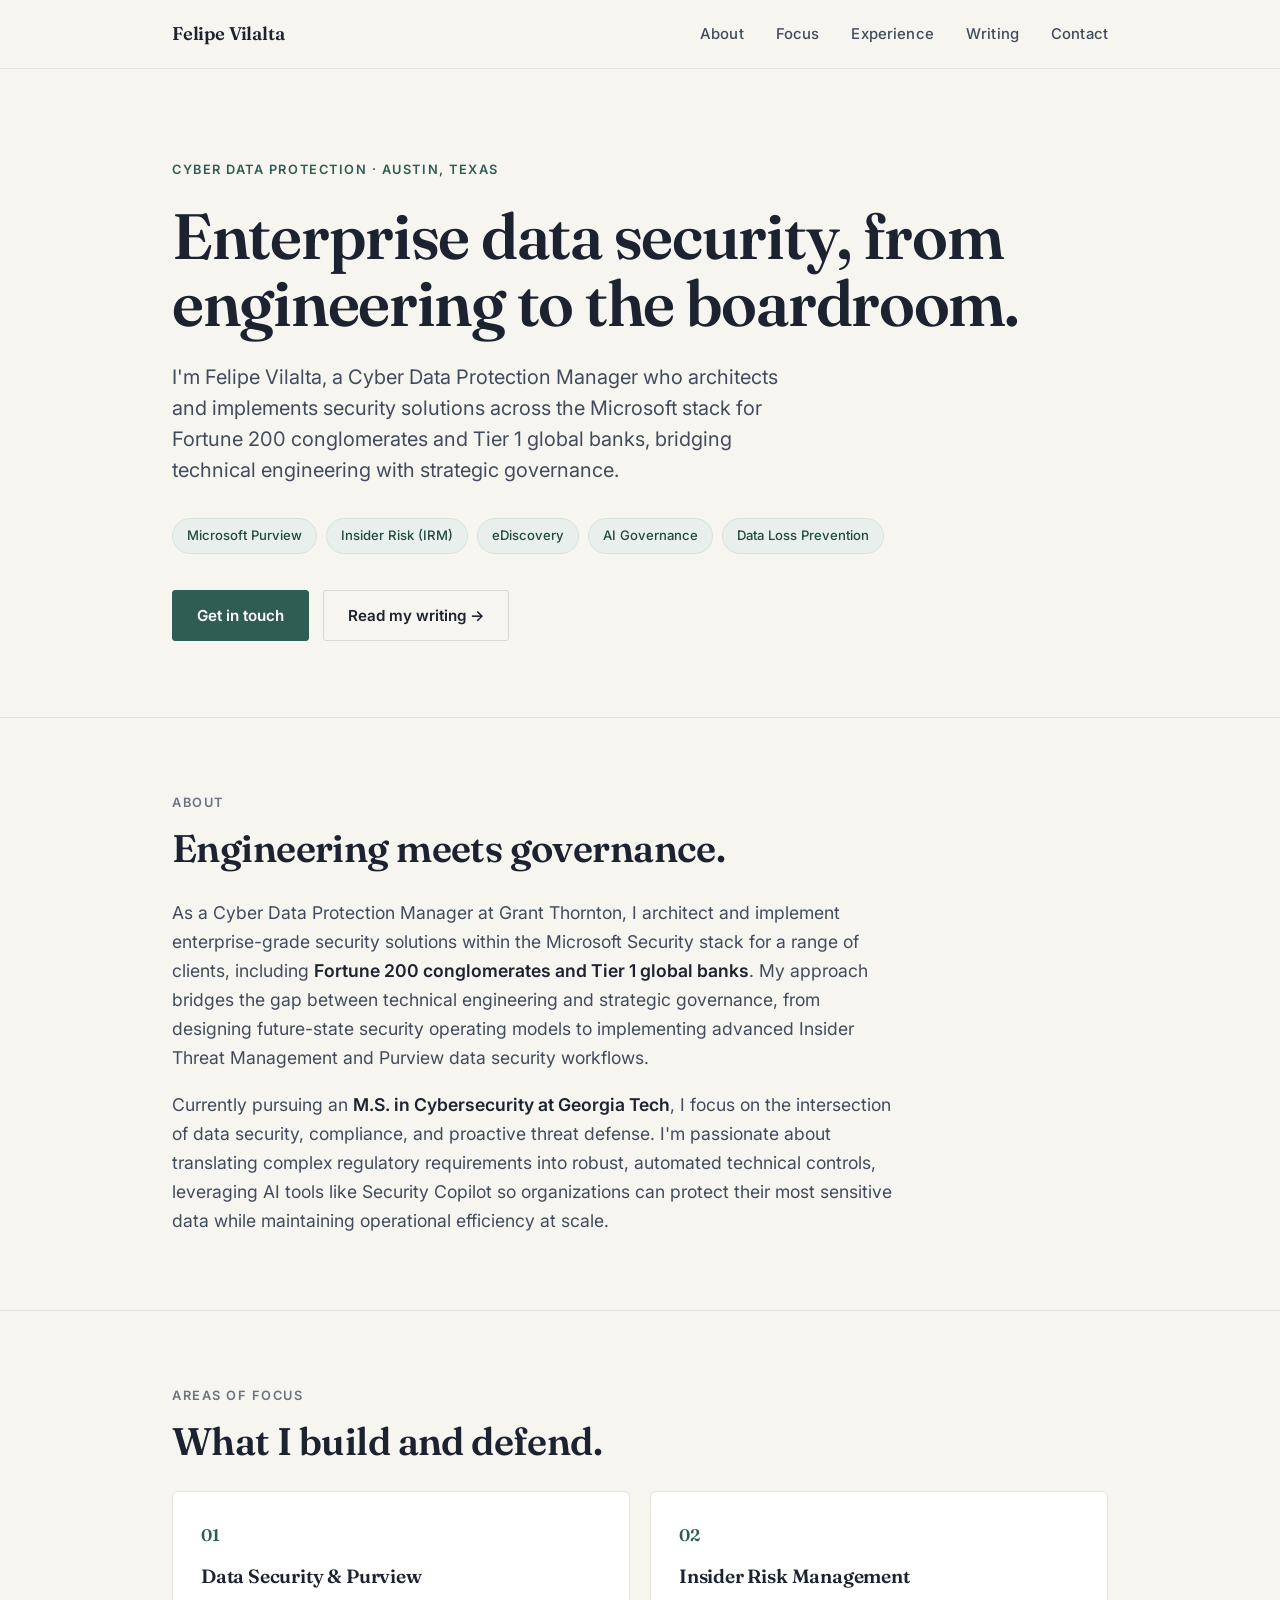
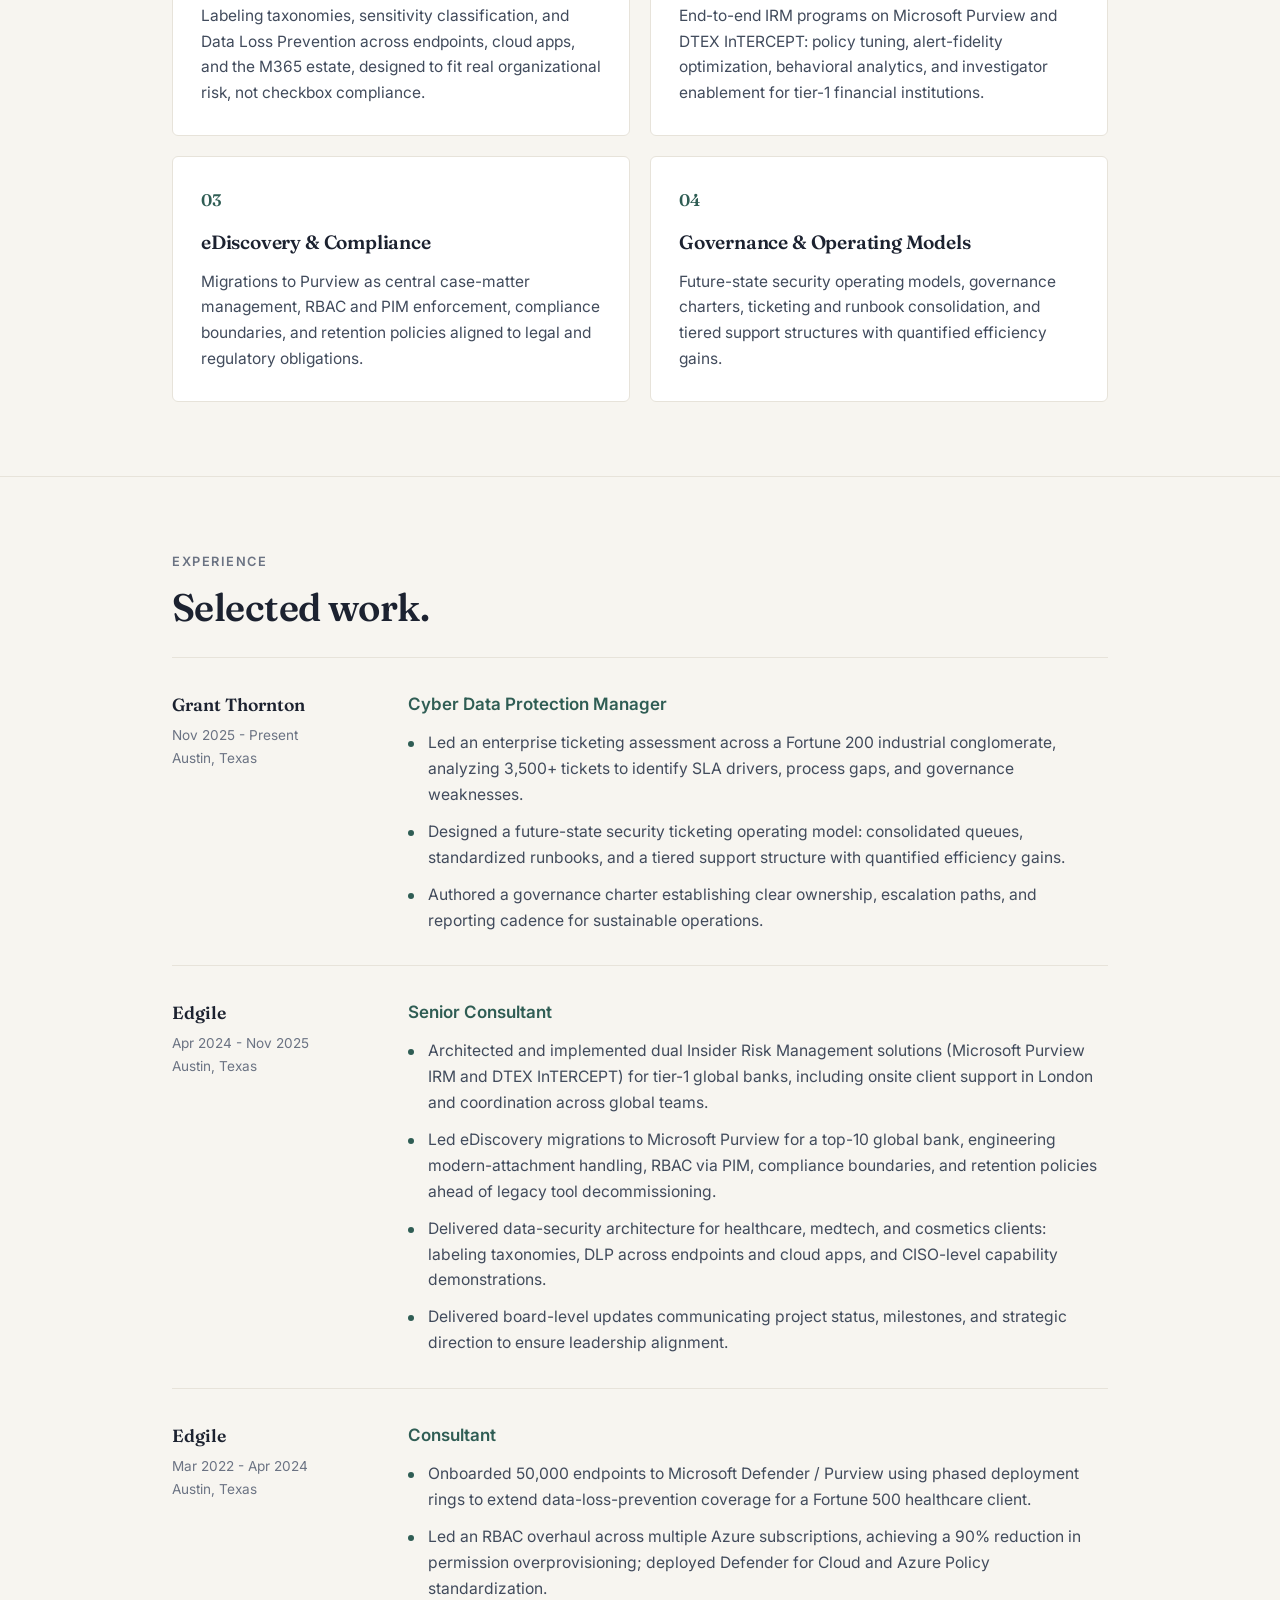
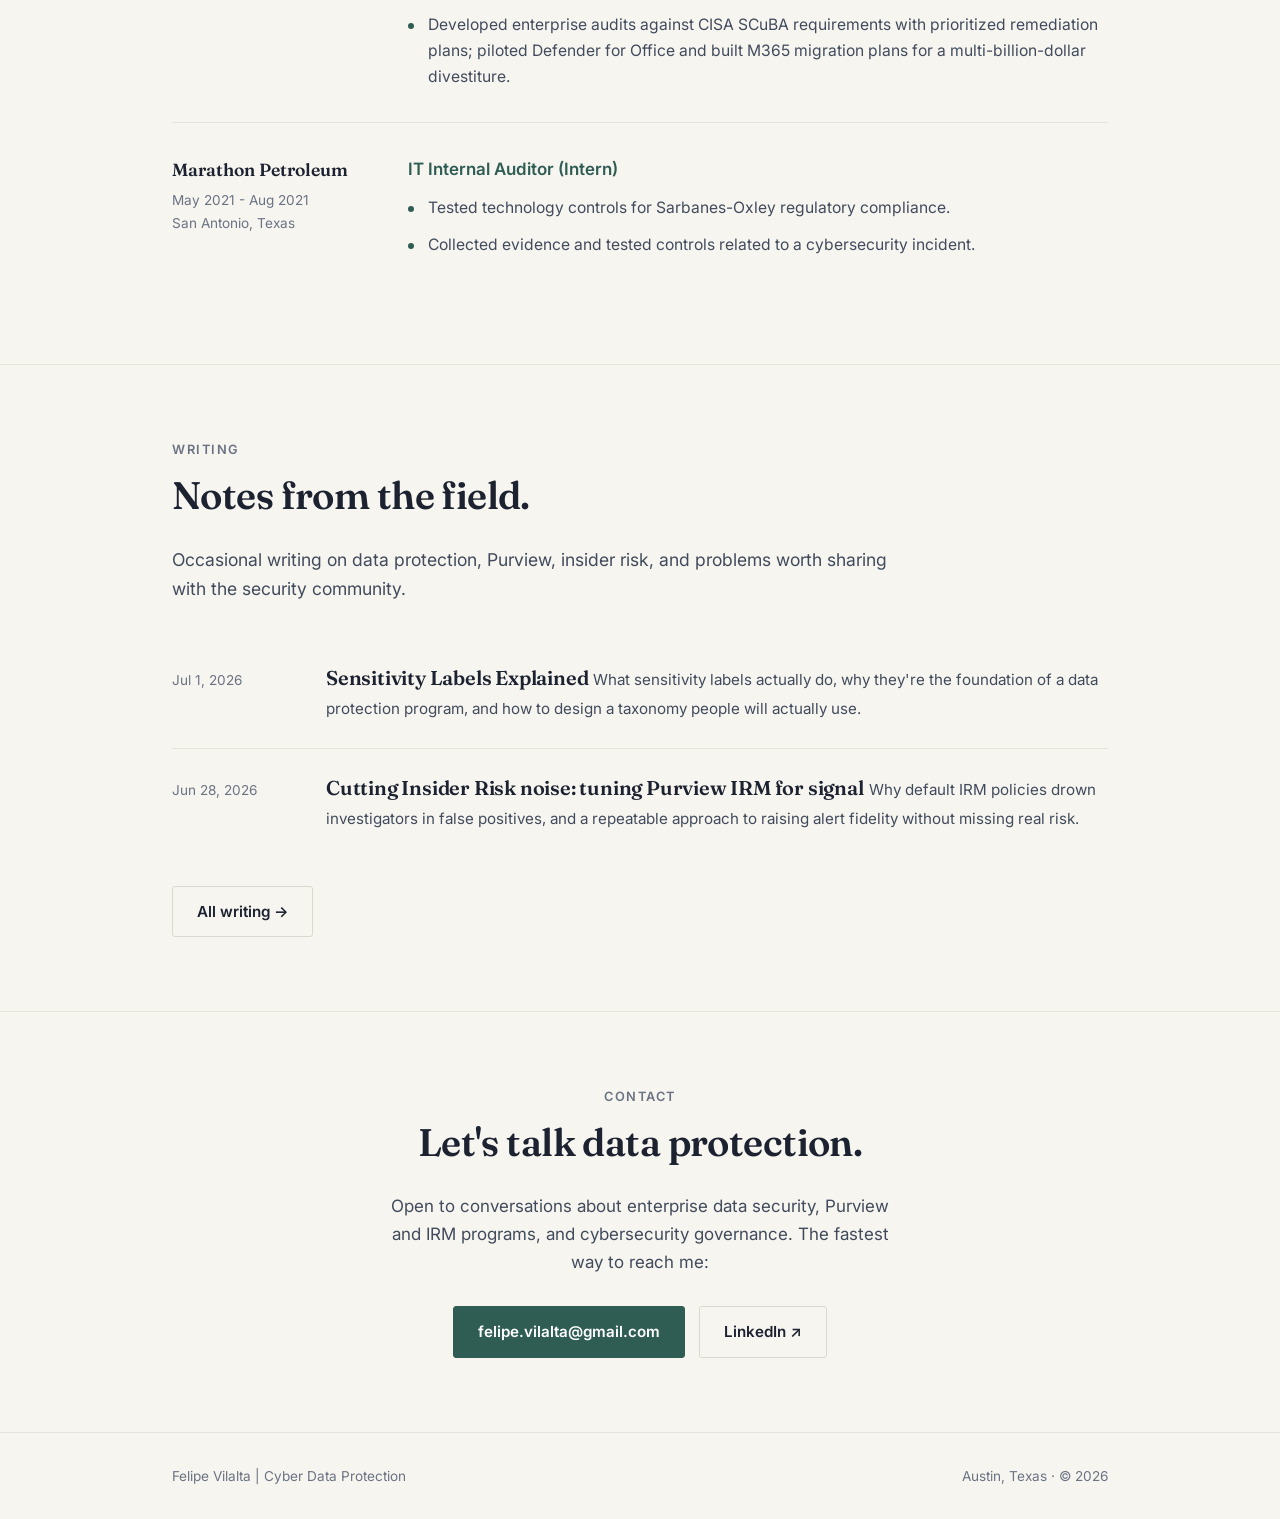
<file: index.html>
<!DOCTYPE html>
<html lang="en">
<head>
<meta charset="UTF-8">
<meta name="viewport" content="width=device-width, initial-scale=1.0">
<title>Felipe Vilalta | Cyber Data Protection</title>
<meta name="description" content="Felipe Vilalta, Cyber Data Protection Manager specializing in Microsoft Purview, Insider Risk Management, eDiscovery, and AI governance.">
<link rel="preconnect" href="https://fonts.googleapis.com">
<link rel="preconnect" href="https://fonts.gstatic.com" crossorigin>
<link href="https://fonts.googleapis.com/css2?family=Fraunces:opsz,wght@9..144,400;9..144,500;9..144,600;9..144,700&family=Inter:wght@400;500;600&family=JetBrains+Mono:wght@400;500&display=swap" rel="stylesheet">
<link rel="stylesheet" href="styles.css">
</head>
<body>

<nav class="site-nav">
  <div class="wrap">
    <a href="index.html" class="brand">Felipe Vilalta</a>
    <div class="links">
      <a href="#about" class="hide-sm">About</a>
      <a href="#focus" class="hide-sm">Focus</a>
      <a href="#experience" class="hide-sm">Experience</a>
      <a href="blog/index.html">Writing</a>
      <a href="#contact">Contact</a>
    </div>
  </div>
</nav>

<header class="hero">
  <div class="wrap">
    <div class="eyebrow">Cyber Data Protection · Austin, Texas</div>
    <h1>Enterprise data security, from engineering to the boardroom.</h1>
    <p class="role">I'm Felipe Vilalta, a Cyber Data Protection Manager who architects and implements security solutions across the Microsoft stack for Fortune 200 conglomerates and Tier 1 global banks, bridging technical engineering with strategic governance.</p>
    <div class="tags">
      <span class="tag">Microsoft Purview</span>
      <span class="tag">Insider Risk (IRM)</span>
      <span class="tag">eDiscovery</span>
      <span class="tag">AI Governance</span>
      <span class="tag">Data Loss Prevention</span>
    </div>
    <div class="cta">
      <a href="#contact" class="btn btn-primary">Get in touch</a>
      <a href="blog/index.html" class="btn btn-ghost">Read my writing →</a>
    </div>
  </div>
</header>

<section class="section" id="about">
  <div class="wrap">
    <div class="sec-label">About</div>
    <h2>Engineering meets governance.</h2>
    <p class="lead">As a Cyber Data Protection Manager at Grant Thornton, I architect and implement enterprise-grade security solutions within the Microsoft Security stack for a range of clients, including <strong>Fortune 200 conglomerates and Tier 1 global banks</strong>. My approach bridges the gap between technical engineering and strategic governance, from designing future-state security operating models to implementing advanced Insider Threat Management and Purview data security workflows.</p>
    <p class="lead">Currently pursuing an <strong>M.S. in Cybersecurity at Georgia Tech</strong>, I focus on the intersection of data security, compliance, and proactive threat defense. I'm passionate about translating complex regulatory requirements into robust, automated technical controls, leveraging AI tools like Security Copilot so organizations can protect their most sensitive data while maintaining operational efficiency at scale.</p>
  </div>
</section>

<section class="section" id="focus">
  <div class="wrap">
    <div class="sec-label">Areas of focus</div>
    <h2>What I build and defend.</h2>
    <div class="focus-grid">
      <div class="focus-card">
        <span class="num">01</span>
        <h3>Data Security &amp; Purview</h3>
        <p>Labeling taxonomies, sensitivity classification, and Data Loss Prevention across endpoints, cloud apps, and the M365 estate, designed to fit real organizational risk, not checkbox compliance.</p>
      </div>
      <div class="focus-card">
        <span class="num">02</span>
        <h3>Insider Risk Management</h3>
        <p>End-to-end IRM programs on Microsoft Purview and DTEX InTERCEPT: policy tuning, alert-fidelity optimization, behavioral analytics, and investigator enablement for tier-1 financial institutions.</p>
      </div>
      <div class="focus-card">
        <span class="num">03</span>
        <h3>eDiscovery &amp; Compliance</h3>
        <p>Migrations to Purview as central case-matter management, RBAC and PIM enforcement, compliance boundaries, and retention policies aligned to legal and regulatory obligations.</p>
      </div>
      <div class="focus-card">
        <span class="num">04</span>
        <h3>Governance &amp; Operating Models</h3>
        <p>Future-state security operating models, governance charters, ticketing and runbook consolidation, and tiered support structures with quantified efficiency gains.</p>
      </div>
    </div>
  </div>
</section>

<section class="section" id="experience">
  <div class="wrap">
    <div class="sec-label">Experience</div>
    <h2>Selected work.</h2>

    <div class="exp">
      <div>
        <div class="company">Grant Thornton</div>
        <div class="dates">Nov 2025 - Present</div>
        <div class="loc">Austin, Texas</div>
      </div>
      <div>
        <div class="role">Cyber Data Protection Manager</div>
        <ul>
          <li>Led an enterprise ticketing assessment across a Fortune 200 industrial conglomerate, analyzing 3,500+ tickets to identify SLA drivers, process gaps, and governance weaknesses.</li>
          <li>Designed a future-state security ticketing operating model: consolidated queues, standardized runbooks, and a tiered support structure with quantified efficiency gains.</li>
          <li>Authored a governance charter establishing clear ownership, escalation paths, and reporting cadence for sustainable operations.</li>
        </ul>
      </div>
    </div>

    <div class="exp">
      <div>
        <div class="company">Edgile</div>
        <div class="dates">Apr 2024 - Nov 2025</div>
        <div class="loc">Austin, Texas</div>
      </div>
      <div>
        <div class="role">Senior Consultant</div>
        <ul>
          <li>Architected and implemented dual Insider Risk Management solutions (Microsoft Purview IRM and DTEX InTERCEPT) for tier-1 global banks, including onsite client support in London and coordination across global teams.</li>
          <li>Led eDiscovery migrations to Microsoft Purview for a top-10 global bank, engineering modern-attachment handling, RBAC via PIM, compliance boundaries, and retention policies ahead of legacy tool decommissioning.</li>
          <li>Delivered data-security architecture for healthcare, medtech, and cosmetics clients: labeling taxonomies, DLP across endpoints and cloud apps, and CISO-level capability demonstrations.</li>
          <li>Delivered board-level updates communicating project status, milestones, and strategic direction to ensure leadership alignment.</li>
        </ul>
      </div>
    </div>

    <div class="exp">
      <div>
        <div class="company">Edgile</div>
        <div class="dates">Mar 2022 - Apr 2024</div>
        <div class="loc">Austin, Texas</div>
      </div>
      <div>
        <div class="role">Consultant</div>
        <ul>
          <li>Onboarded 50,000 endpoints to Microsoft Defender / Purview using phased deployment rings to extend data-loss-prevention coverage for a Fortune 500 healthcare client.</li>
          <li>Led an RBAC overhaul across multiple Azure subscriptions, achieving a 90% reduction in permission overprovisioning; deployed Defender for Cloud and Azure Policy standardization.</li>
          <li>Developed enterprise audits against CISA SCuBA requirements with prioritized remediation plans; piloted Defender for Office and built M365 migration plans for a multi-billion-dollar divestiture.</li>
        </ul>
      </div>
    </div>

    <div class="exp">
      <div>
        <div class="company">Marathon Petroleum</div>
        <div class="dates">May 2021 - Aug 2021</div>
        <div class="loc">San Antonio, Texas</div>
      </div>
      <div>
        <div class="role">IT Internal Auditor (Intern)</div>
        <ul>
          <li>Tested technology controls for Sarbanes-Oxley regulatory compliance.</li>
          <li>Collected evidence and tested controls related to a cybersecurity incident.</li>
        </ul>
      </div>
    </div>
  </div>
</section>

<section class="section" id="writing">
  <div class="wrap">
    <div class="sec-label">Writing</div>
    <h2>Notes from the field.</h2>
    <p class="lead" style="margin-bottom:36px;">Occasional writing on data protection, Purview, insider risk, and problems worth sharing with the security community.</p>
    <!-- ==== LATEST POSTS: mirror your newest entries from blog/index.html here (keep to ~3) ==== -->
    <div class="post-list">
      <a href="blog/sensitivity-labels-explained.html" class="post-row">
        <span class="date">Jul 1, 2026</span>
        <span>
          <span class="ptitle">Sensitivity Labels Explained</span>
          <span class="pdesc">What sensitivity labels actually do, why they're the foundation of a data protection program, and how to design a taxonomy people will actually use.</span>
        </span>
      </a>
      <a href="blog/tuning-purview-irm-alert-fidelity.html" class="post-row">
        <span class="date">Jun 28, 2026</span>
        <span>
          <span class="ptitle">Cutting Insider Risk noise: tuning Purview IRM for signal</span>
          <span class="pdesc">Why default IRM policies drown investigators in false positives, and a repeatable approach to raising alert fidelity without missing real risk.</span>
        </span>
      </a>
    </div>
    <div style="margin-top:32px;"><a href="blog/index.html" class="btn btn-ghost">All writing →</a></div>
  </div>
</section>

<section class="section contact" id="contact">
  <div class="wrap">
    <div class="sec-label">Contact</div>
    <h2>Let's talk data protection.</h2>
    <p>Open to conversations about enterprise data security, Purview and IRM programs, and cybersecurity governance. The fastest way to reach me:</p>
    <div class="cta">
      <a href="mailto:felipe.vilalta@gmail.com" class="btn btn-primary">felipe.vilalta@gmail.com</a>
      <a href="https://www.linkedin.com/in/felipe-vilalta" target="_blank" rel="noopener" class="btn btn-ghost">LinkedIn ↗</a>
    </div>
  </div>
</section>

<footer class="site-footer">
  <div class="wrap">
    <span>Felipe Vilalta | Cyber Data Protection</span>
    <span>Austin, Texas · © 2026</span>
  </div>
</footer>

<script>
  const io = new IntersectionObserver((entries) => {
    entries.forEach(e => { if (e.isIntersecting) { e.target.classList.add('in'); io.unobserve(e.target); } });
  }, { threshold: 0.1 });
  document.querySelectorAll('.section .wrap > *, .hero .wrap > *').forEach((el, i) => {
    el.classList.add('reveal'); el.style.transitionDelay = (Math.min(i,4)*40) + 'ms'; io.observe(el);
  });
</script>
</body>
</html>
</file>
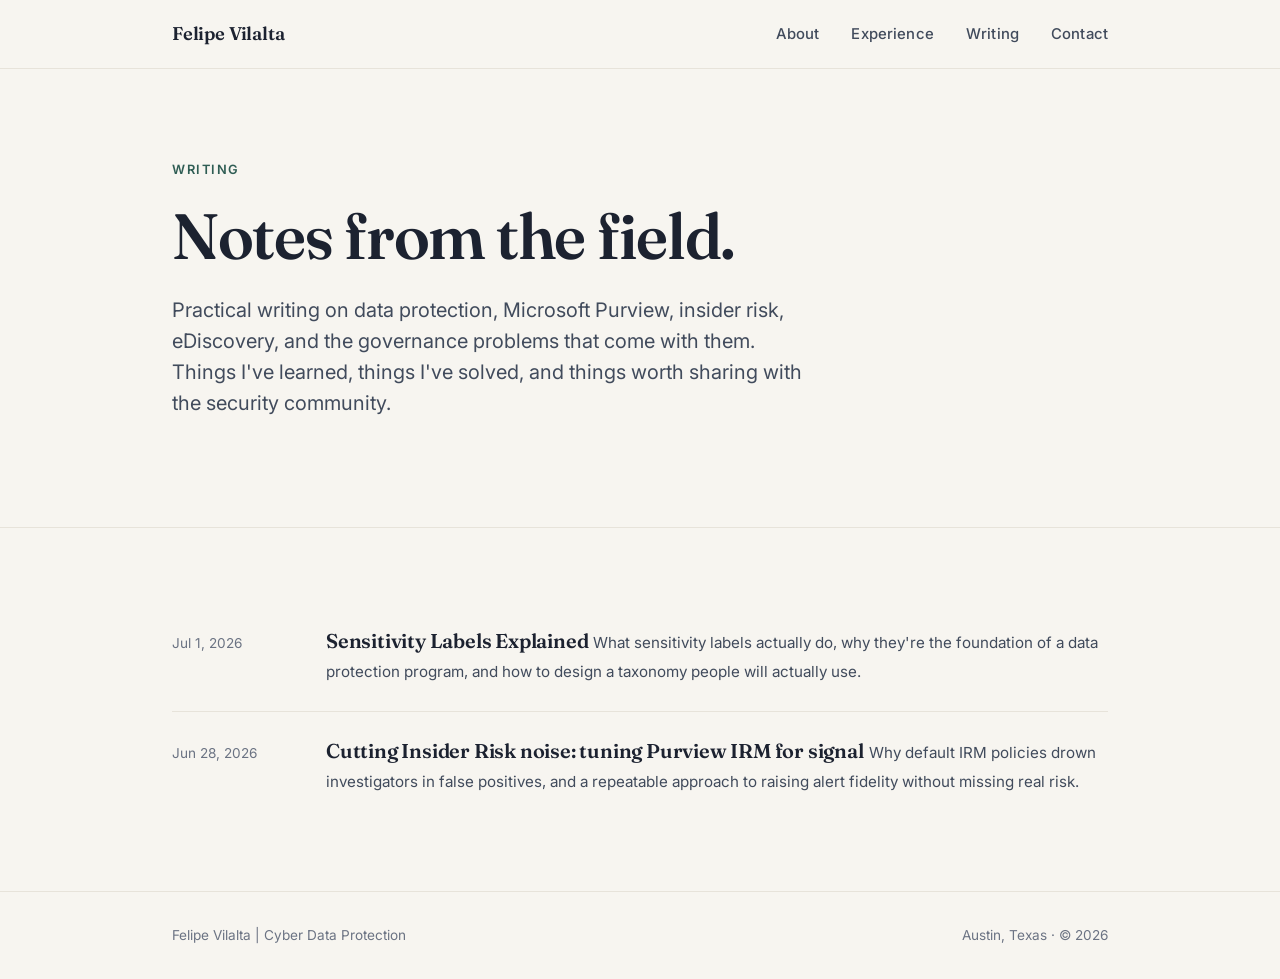
<file: blog/index.html>
<!DOCTYPE html>
<html lang="en">
<head>
<meta charset="UTF-8">
<meta name="viewport" content="width=device-width, initial-scale=1.0">
<title>Writing | Felipe Vilalta</title>
<meta name="description" content="Writing on data protection, Microsoft Purview, insider risk, and cybersecurity governance by Felipe Vilalta.">
<link rel="preconnect" href="https://fonts.googleapis.com">
<link rel="preconnect" href="https://fonts.gstatic.com" crossorigin>
<link href="https://fonts.googleapis.com/css2?family=Fraunces:opsz,wght@9..144,400;9..144,500;9..144,600;9..144,700&family=Inter:wght@400;500;600&family=JetBrains+Mono:wght@400;500&display=swap" rel="stylesheet">
<link rel="stylesheet" href="../styles.css">
</head>
<body>

<nav class="site-nav">
  <div class="wrap">
    <a href="../index.html" class="brand">Felipe Vilalta</a>
    <div class="links">
      <a href="../index.html#about" class="hide-sm">About</a>
      <a href="../index.html#experience" class="hide-sm">Experience</a>
      <a href="index.html">Writing</a>
      <a href="../index.html#contact">Contact</a>
    </div>
  </div>
</nav>

<header class="hero">
  <div class="wrap">
    <div class="eyebrow">Writing</div>
    <h1>Notes from the field.</h1>
    <p class="role">Practical writing on data protection, Microsoft Purview, insider risk, eDiscovery, and the governance problems that come with them. Things I've learned, things I've solved, and things worth sharing with the security community.</p>
  </div>
</header>

<section class="section">
  <div class="wrap">
    <!-- =========================================================
         POST INDEX
         To add a post: copy one <a class="post-row"> block below,
         put it at the TOP of this list (newest first), and update
         the href, date, title, and description.
         ========================================================= -->
    <div class="post-list">

      <a href="sensitivity-labels-explained.html" class="post-row">
        <span class="date">Jul 1, 2026</span>
        <span>
          <span class="ptitle">Sensitivity Labels Explained</span>
          <span class="pdesc">What sensitivity labels actually do, why they're the foundation of a data protection program, and how to design a taxonomy people will actually use.</span>
        </span>
      </a>

      <a href="tuning-purview-irm-alert-fidelity.html" class="post-row">
        <span class="date">Jun 28, 2026</span>
        <span>
          <span class="ptitle">Cutting Insider Risk noise: tuning Purview IRM for signal</span>
          <span class="pdesc">Why default IRM policies drown investigators in false positives, and a repeatable approach to raising alert fidelity without missing real risk.</span>
        </span>
      </a>

      <!-- Next post goes above this line. -->

    </div>
  </div>
</section>

<footer class="site-footer">
  <div class="wrap">
    <span>Felipe Vilalta | Cyber Data Protection</span>
    <span>Austin, Texas · © 2026</span>
  </div>
</footer>

<script>
  const io = new IntersectionObserver((entries) => {
    entries.forEach(e => { if (e.isIntersecting) { e.target.classList.add('in'); io.unobserve(e.target); } });
  }, { threshold: 0.1 });
  document.querySelectorAll('.section .wrap > *, .hero .wrap > *').forEach((el, i) => {
    el.classList.add('reveal'); el.style.transitionDelay = (Math.min(i,4)*40) + 'ms'; io.observe(el);
  });
</script>
</body>
</html>
</file>
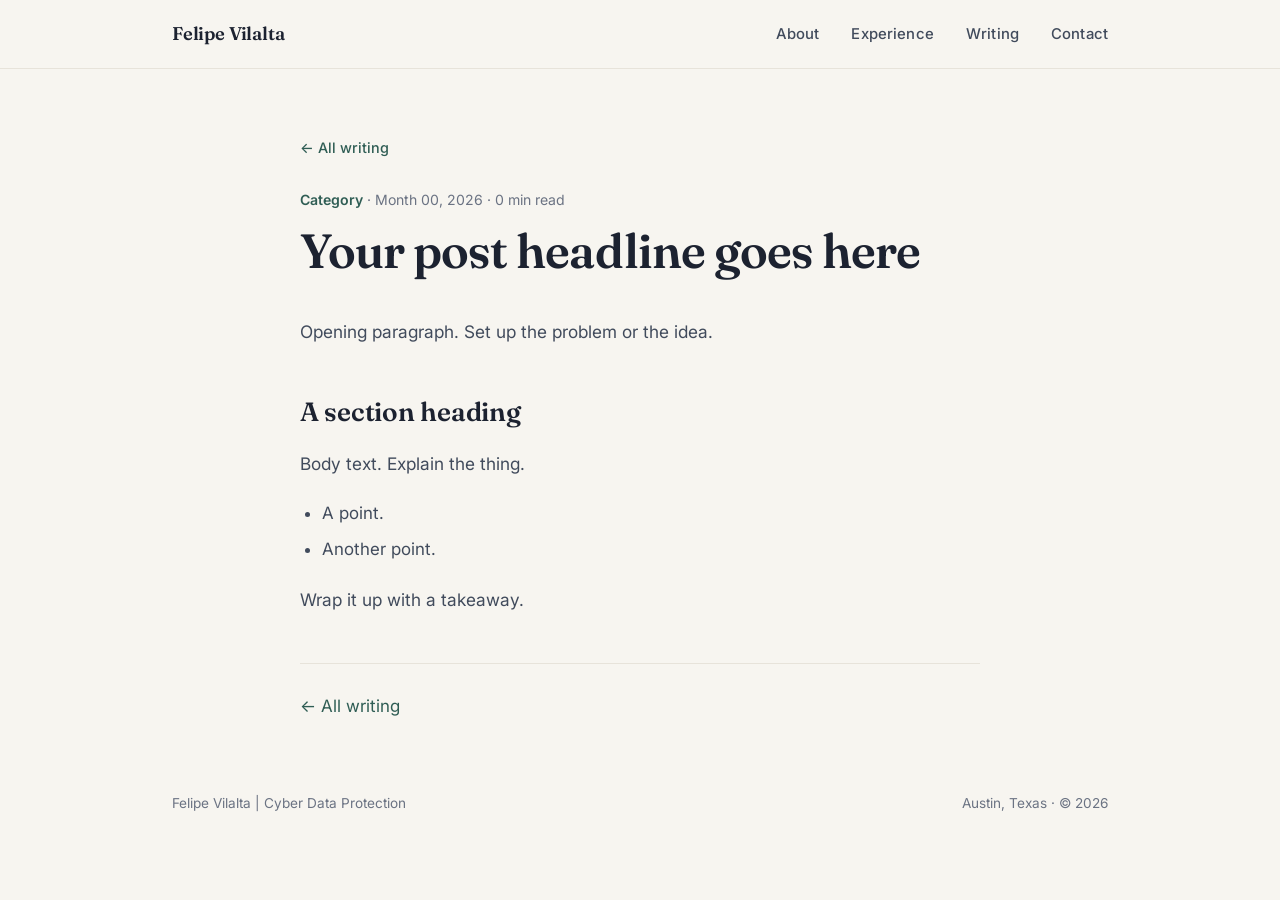
<file: blog/post-template.html>
<!DOCTYPE html>
<!-- ============================================================
     POST TEMPLATE - how to publish a new post (3 steps):

     1. COPY this file. Rename it to something-url-friendly.html
        (lowercase, hyphens, no spaces). That filename IS the post URL.

     2. EDIT the 5 fields marked  << EDIT >>  below:
        - <title>            (browser tab text)
        - meta description   (search-engine summary; 1 sentence)
        - .cat               (category label, e.g. "Insider Risk")
        - post date          (e.g. "Jul 15, 2026")
        - <h1>               (the headline)
        Then write your article inside the <div class="article-body">.

     3. ADD it to the list: open blog/index.html, copy one
        <a class="post-row"> block, paste it at the TOP of the list,
        and update its href/date/title/description to match this post.
        (Optional: also mirror it in the "Writing" section of index.html.)

     WRITING THE BODY - the tags you'll use most:
        <p>paragraph</p>
        <h2>Section heading</h2>   <h3>Sub-heading</h3>
        <ul><li>bullet</li></ul>   <ol><li>numbered</li></ol>
        <blockquote>a pulled quote</blockquote>
        inline <code>code</code>
        <pre><code>multi-line
        code block</code></pre>
        <a href="https://...">a link</a>
        <img src="image.png" alt="describe it">   (put the image file in this blog/ folder)

     KEEP IT CLEAN: never paste real client names, internal
     architecture, credentials, or anything under NDA. Everything
     here is permanent and public.
     ============================================================ -->
<html lang="en">
<head>
<meta charset="UTF-8">
<meta name="viewport" content="width=device-width, initial-scale=1.0">
<title><!-- << EDIT >> -->Post title | Felipe Vilalta</title>
<meta name="description" content="<!-- << EDIT: one-sentence summary >> -->">
<link rel="preconnect" href="https://fonts.googleapis.com">
<link rel="preconnect" href="https://fonts.gstatic.com" crossorigin>
<link href="https://fonts.googleapis.com/css2?family=Fraunces:opsz,wght@9..144,400;9..144,500;9..144,600;9..144,700&family=Inter:wght@400;500;600&family=JetBrains+Mono:wght@400;500&display=swap" rel="stylesheet">
<link rel="stylesheet" href="../styles.css">
</head>
<body>

<nav class="site-nav">
  <div class="wrap">
    <a href="../index.html" class="brand">Felipe Vilalta</a>
    <div class="links">
      <a href="../index.html#about" class="hide-sm">About</a>
      <a href="../index.html#experience" class="hide-sm">Experience</a>
      <a href="index.html">Writing</a>
      <a href="../index.html#contact">Contact</a>
    </div>
  </div>
</nav>

<article class="article">
  <div class="wrap">
    <div class="article-head">
      <a href="index.html" class="back">← All writing</a>
      <div class="meta"><span class="cat"><!-- << EDIT: category >> -->Category</span> · <!-- << EDIT: date >> -->Month 00, 2026 · 0 min read</div>
      <h1><!-- << EDIT: headline >> -->Your post headline goes here</h1>
    </div>

    <div class="article-body">
      <!-- ===== WRITE YOUR ARTICLE BELOW ===== -->

      <p>Opening paragraph. Set up the problem or the idea.</p>

      <h2>A section heading</h2>
      <p>Body text. Explain the thing.</p>

      <ul>
        <li>A point.</li>
        <li>Another point.</li>
      </ul>

      <p>Wrap it up with a takeaway.</p>

      <!-- ===== END ARTICLE ===== -->
    </div>

    <div class="article-foot">
      <a href="index.html" class="back">← All writing</a>
    </div>
  </div>
</article>

<footer class="site-footer">
  <div class="wrap">
    <span>Felipe Vilalta | Cyber Data Protection</span>
    <span>Austin, Texas · © 2026</span>
  </div>
</footer>

</body>
</html>
</file>
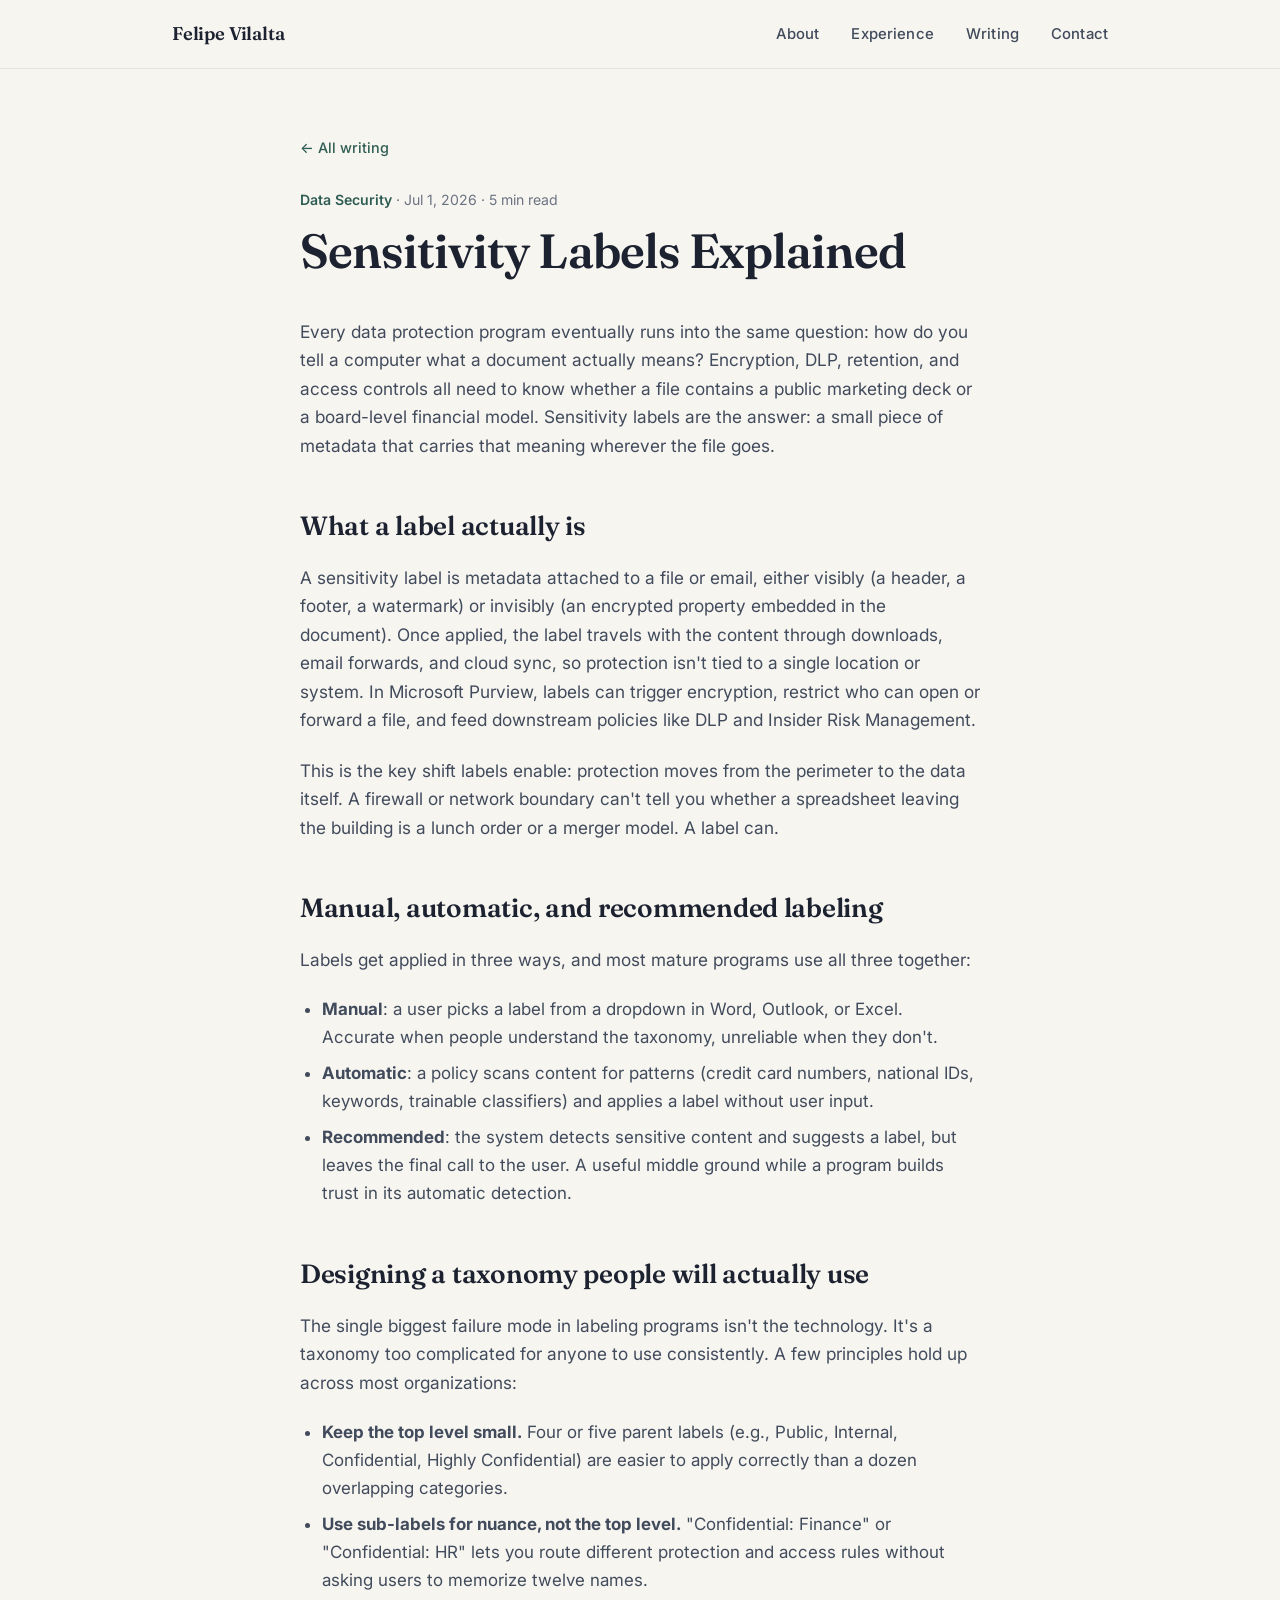
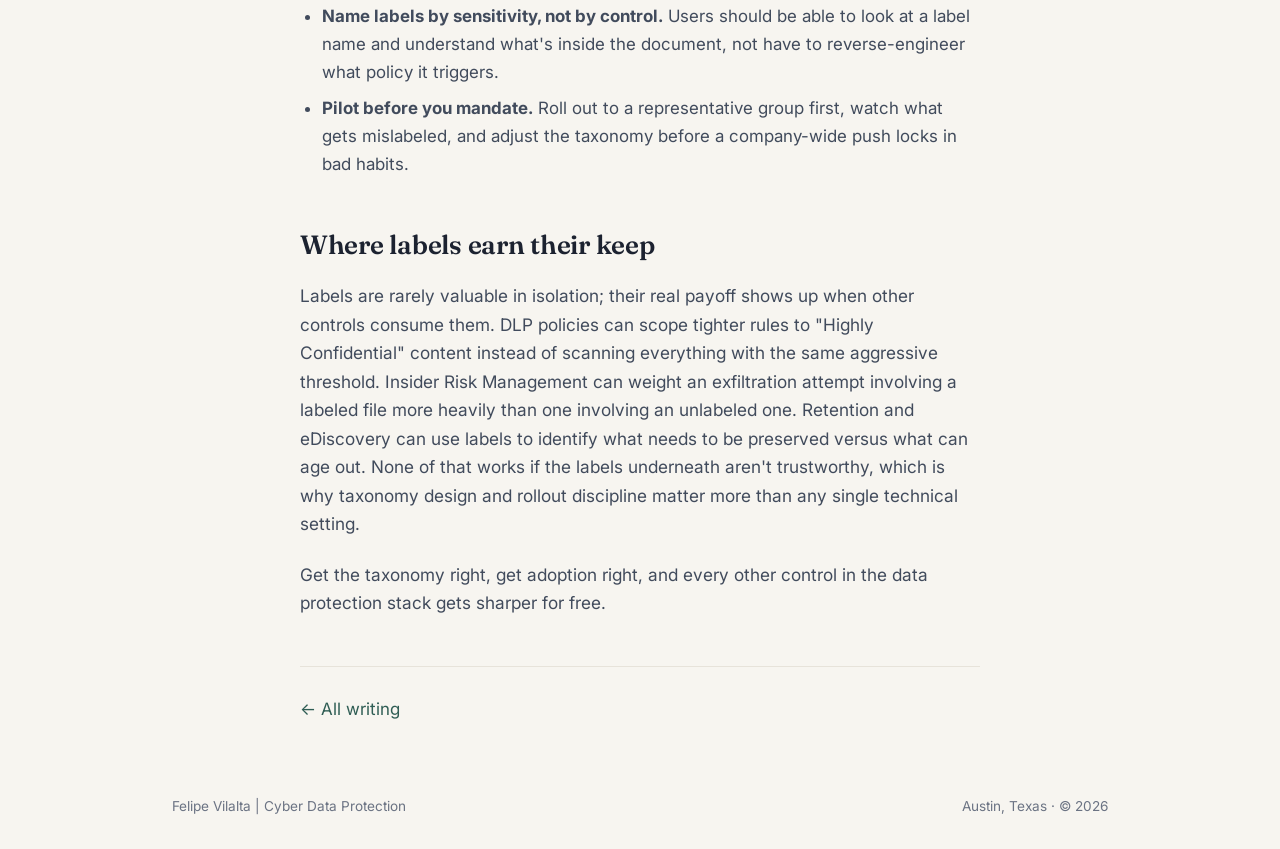
<file: blog/sensitivity-labels-explained.html>
<!DOCTYPE html>
<html lang="en">
<head>
<meta charset="UTF-8">
<meta name="viewport" content="width=device-width, initial-scale=1.0">
<title>Sensitivity Labels Explained | Felipe Vilalta</title>
<meta name="description" content="What sensitivity labels actually do, why they're the foundation of a data protection program, and how to design a taxonomy people will actually use.">
<link rel="preconnect" href="https://fonts.googleapis.com">
<link rel="preconnect" href="https://fonts.gstatic.com" crossorigin>
<link href="https://fonts.googleapis.com/css2?family=Fraunces:opsz,wght@9..144,400;9..144,500;9..144,600;9..144,700&family=Inter:wght@400;500;600&family=JetBrains+Mono:wght@400;500&display=swap" rel="stylesheet">
<link rel="stylesheet" href="../styles.css">
</head>
<body>

<nav class="site-nav">
  <div class="wrap">
    <a href="../index.html" class="brand">Felipe Vilalta</a>
    <div class="links">
      <a href="../index.html#about" class="hide-sm">About</a>
      <a href="../index.html#experience" class="hide-sm">Experience</a>
      <a href="index.html">Writing</a>
      <a href="../index.html#contact">Contact</a>
    </div>
  </div>
</nav>

<article class="article">
  <div class="wrap">
    <div class="article-head">
      <a href="index.html" class="back">← All writing</a>
      <div class="meta"><span class="cat">Data Security</span> · Jul 1, 2026 · 5 min read</div>
      <h1>Sensitivity Labels Explained</h1>
    </div>

    <div class="article-body">

      <p>Every data protection program eventually runs into the same question: how do you tell a computer what a document actually means? Encryption, DLP, retention, and access controls all need to know whether a file contains a public marketing deck or a board-level financial model. Sensitivity labels are the answer: a small piece of metadata that carries that meaning wherever the file goes.</p>

      <h2>What a label actually is</h2>
      <p>A sensitivity label is metadata attached to a file or email, either visibly (a header, a footer, a watermark) or invisibly (an encrypted property embedded in the document). Once applied, the label travels with the content through downloads, email forwards, and cloud sync, so protection isn't tied to a single location or system. In Microsoft Purview, labels can trigger encryption, restrict who can open or forward a file, and feed downstream policies like DLP and Insider Risk Management.</p>

      <p>This is the key shift labels enable: protection moves from the perimeter to the data itself. A firewall or network boundary can't tell you whether a spreadsheet leaving the building is a lunch order or a merger model. A label can.</p>

      <h2>Manual, automatic, and recommended labeling</h2>
      <p>Labels get applied in three ways, and most mature programs use all three together:</p>
      <ul>
        <li><strong>Manual</strong>: a user picks a label from a dropdown in Word, Outlook, or Excel. Accurate when people understand the taxonomy, unreliable when they don't.</li>
        <li><strong>Automatic</strong>: a policy scans content for patterns (credit card numbers, national IDs, keywords, trainable classifiers) and applies a label without user input.</li>
        <li><strong>Recommended</strong>: the system detects sensitive content and suggests a label, but leaves the final call to the user. A useful middle ground while a program builds trust in its automatic detection.</li>
      </ul>

      <h2>Designing a taxonomy people will actually use</h2>
      <p>The single biggest failure mode in labeling programs isn't the technology. It's a taxonomy too complicated for anyone to use consistently. A few principles hold up across most organizations:</p>
      <ul>
        <li><strong>Keep the top level small.</strong> Four or five parent labels (e.g., Public, Internal, Confidential, Highly Confidential) are easier to apply correctly than a dozen overlapping categories.</li>
        <li><strong>Use sub-labels for nuance, not the top level.</strong> "Confidential: Finance" or "Confidential: HR" lets you route different protection and access rules without asking users to memorize twelve names.</li>
        <li><strong>Name labels by sensitivity, not by control.</strong> Users should be able to look at a label name and understand what's inside the document, not have to reverse-engineer what policy it triggers.</li>
        <li><strong>Pilot before you mandate.</strong> Roll out to a representative group first, watch what gets mislabeled, and adjust the taxonomy before a company-wide push locks in bad habits.</li>
      </ul>

      <h2>Where labels earn their keep</h2>
      <p>Labels are rarely valuable in isolation; their real payoff shows up when other controls consume them. DLP policies can scope tighter rules to "Highly Confidential" content instead of scanning everything with the same aggressive threshold. Insider Risk Management can weight an exfiltration attempt involving a labeled file more heavily than one involving an unlabeled one. Retention and eDiscovery can use labels to identify what needs to be preserved versus what can age out. None of that works if the labels underneath aren't trustworthy, which is why taxonomy design and rollout discipline matter more than any single technical setting.</p>

      <p>Get the taxonomy right, get adoption right, and every other control in the data protection stack gets sharper for free.</p>

    </div>

    <div class="article-foot">
      <a href="index.html" class="back">← All writing</a>
    </div>
  </div>
</article>

<footer class="site-footer">
  <div class="wrap">
    <span>Felipe Vilalta | Cyber Data Protection</span>
    <span>Austin, Texas · © 2026</span>
  </div>
</footer>

</body>
</html>
</file>
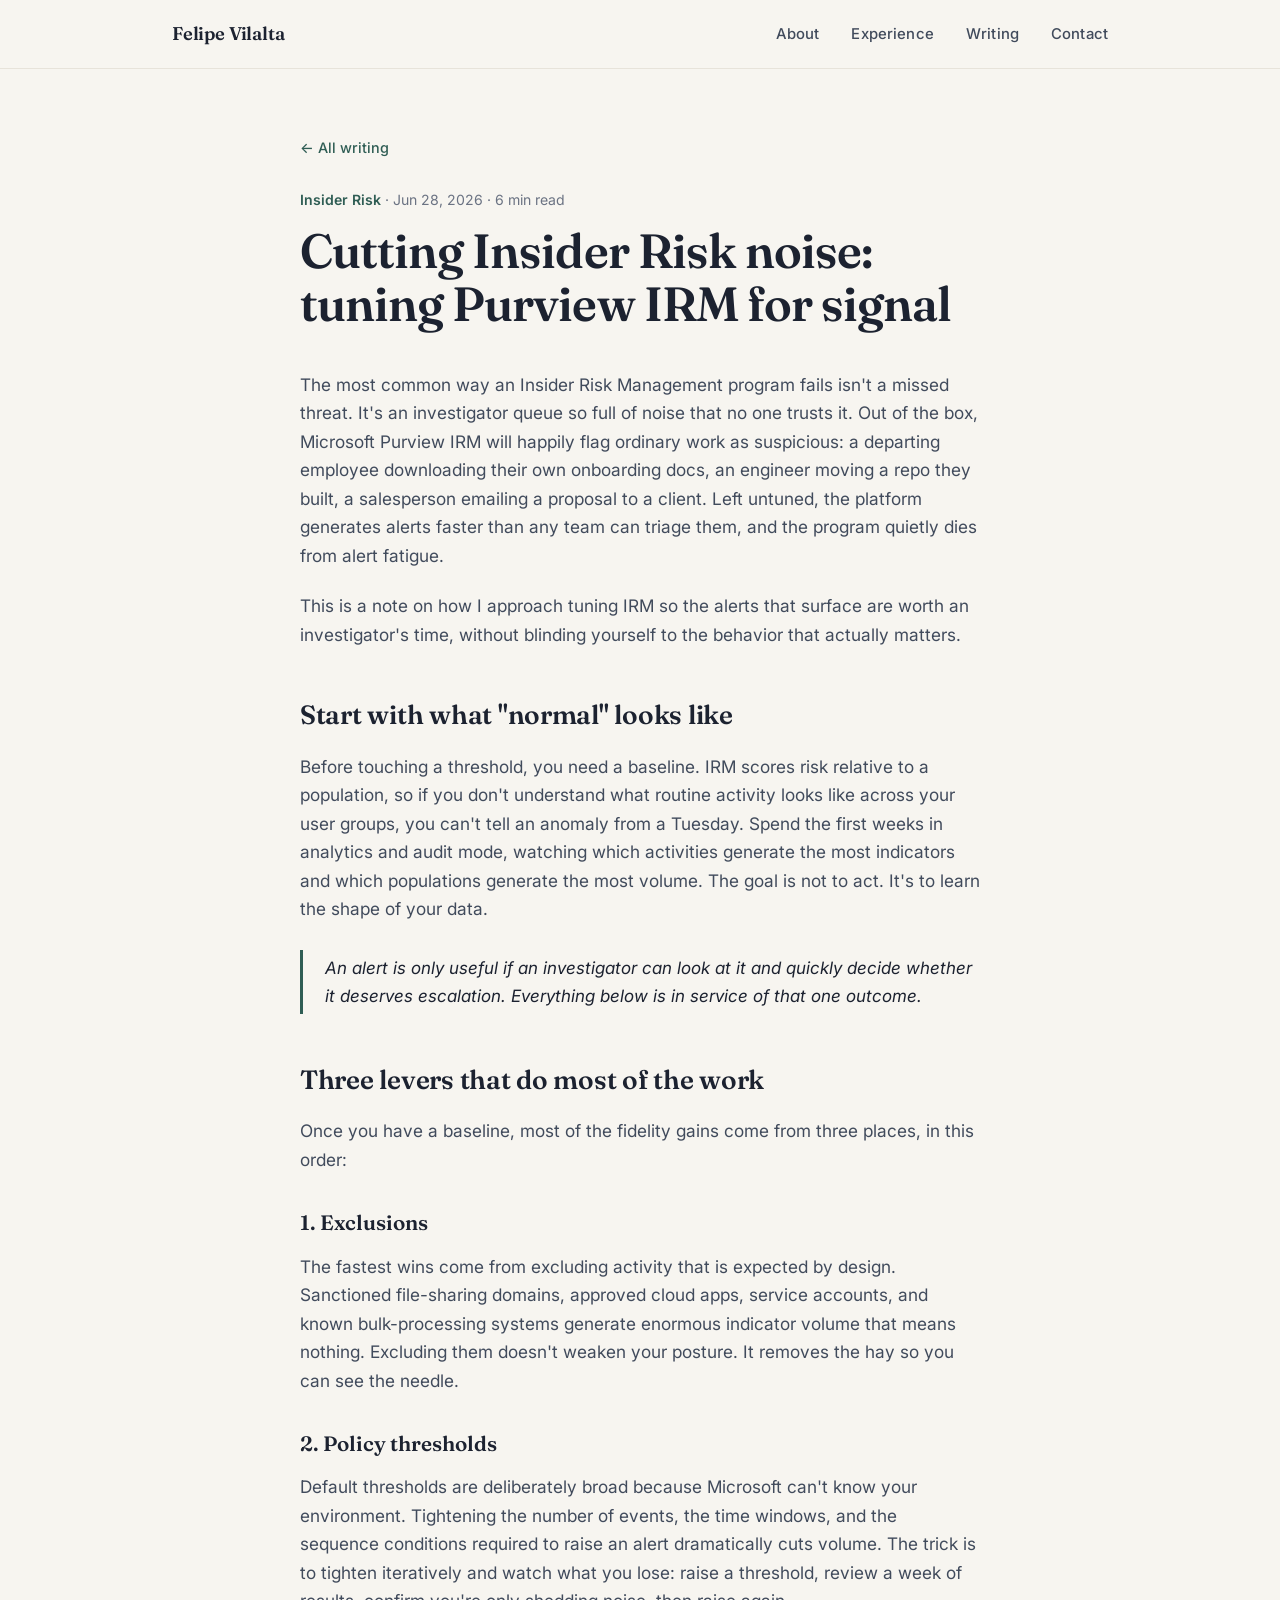
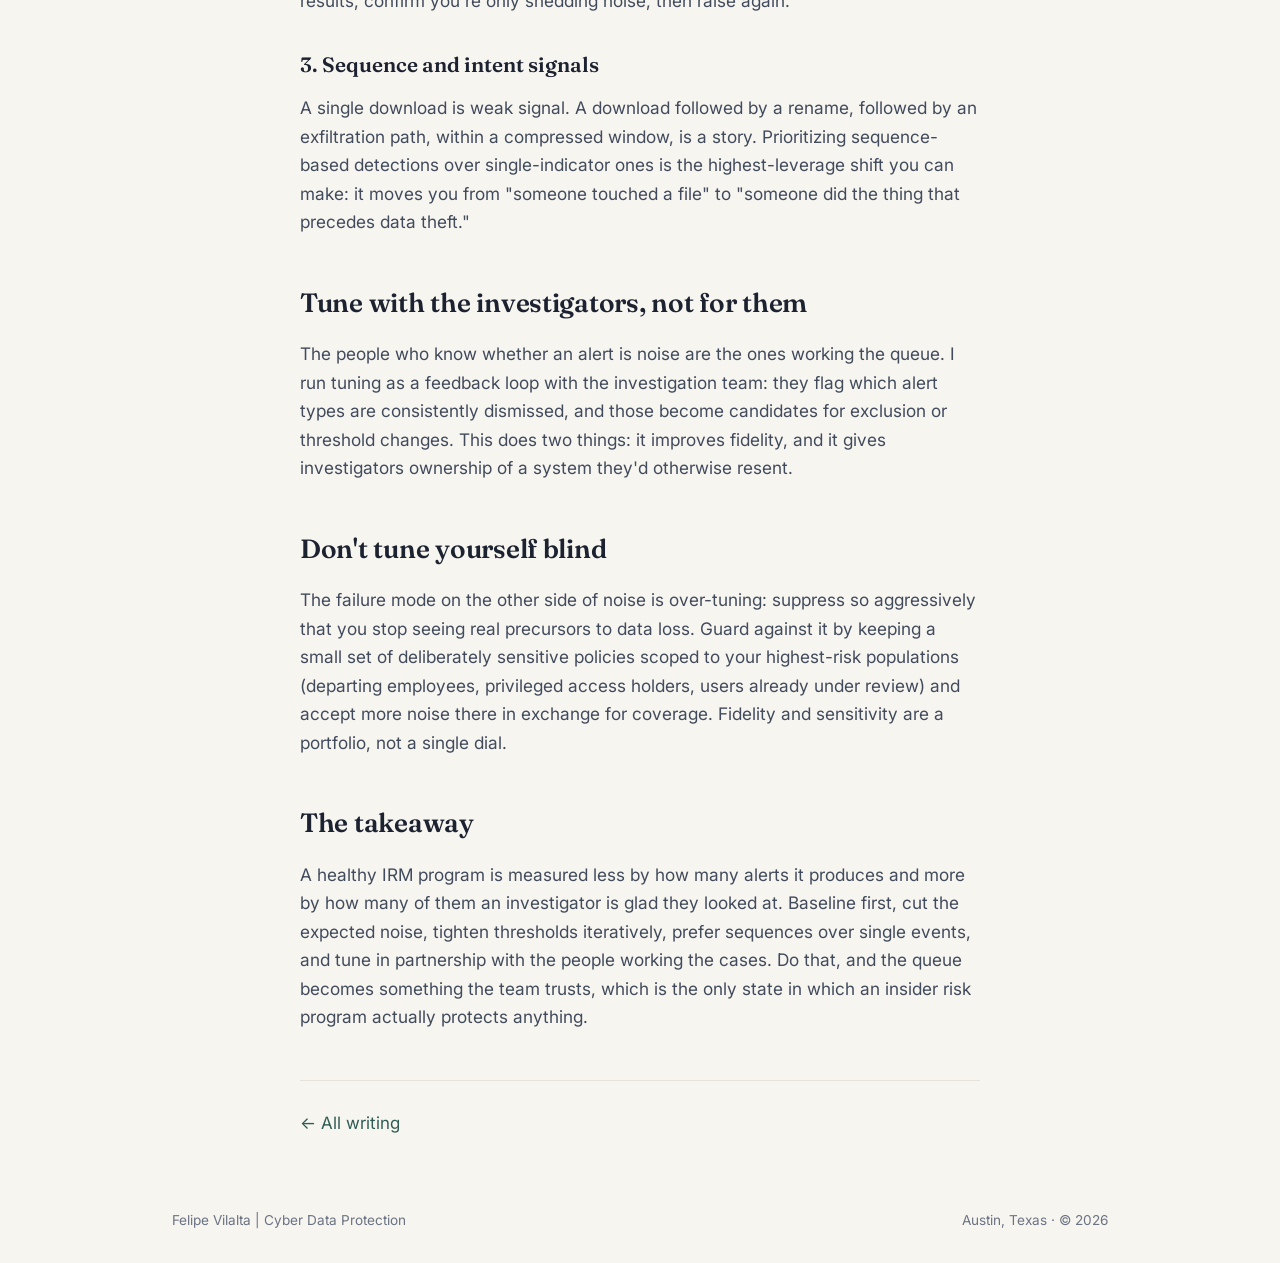
<file: blog/tuning-purview-irm-alert-fidelity.html>
<!DOCTYPE html>
<html lang="en">
<head>
<meta charset="UTF-8">
<meta name="viewport" content="width=device-width, initial-scale=1.0">
<title>Cutting Insider Risk noise: tuning Purview IRM for signal | Felipe Vilalta</title>
<meta name="description" content="A repeatable approach to raising alert fidelity in Microsoft Purview Insider Risk Management without missing genuine risk.">
<link rel="preconnect" href="https://fonts.googleapis.com">
<link rel="preconnect" href="https://fonts.gstatic.com" crossorigin>
<link href="https://fonts.googleapis.com/css2?family=Fraunces:opsz,wght@9..144,400;9..144,500;9..144,600;9..144,700&family=Inter:wght@400;500;600&family=JetBrains+Mono:wght@400;500&display=swap" rel="stylesheet">
<link rel="stylesheet" href="../styles.css">
</head>
<body>

<nav class="site-nav">
  <div class="wrap">
    <a href="../index.html" class="brand">Felipe Vilalta</a>
    <div class="links">
      <a href="../index.html#about" class="hide-sm">About</a>
      <a href="../index.html#experience" class="hide-sm">Experience</a>
      <a href="index.html">Writing</a>
      <a href="../index.html#contact">Contact</a>
    </div>
  </div>
</nav>

<article class="article">
  <div class="wrap">
    <div class="article-head">
      <a href="index.html" class="back">← All writing</a>
      <div class="meta"><span class="cat">Insider Risk</span> · Jun 28, 2026 · 6 min read</div>
      <h1>Cutting Insider Risk noise: tuning Purview IRM for signal</h1>
    </div>

    <div class="article-body">
      <p>The most common way an Insider Risk Management program fails isn't a missed threat. It's an investigator queue so full of noise that no one trusts it. Out of the box, Microsoft Purview IRM will happily flag ordinary work as suspicious: a departing employee downloading their own onboarding docs, an engineer moving a repo they built, a salesperson emailing a proposal to a client. Left untuned, the platform generates alerts faster than any team can triage them, and the program quietly dies from alert fatigue.</p>

      <p>This is a note on how I approach tuning IRM so the alerts that surface are worth an investigator's time, without blinding yourself to the behavior that actually matters.</p>

      <h2>Start with what "normal" looks like</h2>
      <p>Before touching a threshold, you need a baseline. IRM scores risk relative to a population, so if you don't understand what routine activity looks like across your user groups, you can't tell an anomaly from a Tuesday. Spend the first weeks in analytics and audit mode, watching which activities generate the most indicators and which populations generate the most volume. The goal is not to act. It's to learn the shape of your data.</p>

      <blockquote>An alert is only useful if an investigator can look at it and quickly decide whether it deserves escalation. Everything below is in service of that one outcome.</blockquote>

      <h2>Three levers that do most of the work</h2>
      <p>Once you have a baseline, most of the fidelity gains come from three places, in this order:</p>

      <h3>1. Exclusions</h3>
      <p>The fastest wins come from excluding activity that is expected by design. Sanctioned file-sharing domains, approved cloud apps, service accounts, and known bulk-processing systems generate enormous indicator volume that means nothing. Excluding them doesn't weaken your posture. It removes the hay so you can see the needle.</p>

      <h3>2. Policy thresholds</h3>
      <p>Default thresholds are deliberately broad because Microsoft can't know your environment. Tightening the number of events, the time windows, and the sequence conditions required to raise an alert dramatically cuts volume. The trick is to tighten iteratively and watch what you lose: raise a threshold, review a week of results, confirm you're only shedding noise, then raise again.</p>

      <h3>3. Sequence and intent signals</h3>
      <p>A single download is weak signal. A download followed by a rename, followed by an exfiltration path, within a compressed window, is a story. Prioritizing sequence-based detections over single-indicator ones is the highest-leverage shift you can make: it moves you from "someone touched a file" to "someone did the thing that precedes data theft."</p>

      <h2>Tune with the investigators, not for them</h2>
      <p>The people who know whether an alert is noise are the ones working the queue. I run tuning as a feedback loop with the investigation team: they flag which alert types are consistently dismissed, and those become candidates for exclusion or threshold changes. This does two things: it improves fidelity, and it gives investigators ownership of a system they'd otherwise resent.</p>

      <h2>Don't tune yourself blind</h2>
      <p>The failure mode on the other side of noise is over-tuning: suppress so aggressively that you stop seeing real precursors to data loss. Guard against it by keeping a small set of deliberately sensitive policies scoped to your highest-risk populations (departing employees, privileged access holders, users already under review) and accept more noise there in exchange for coverage. Fidelity and sensitivity are a portfolio, not a single dial.</p>

      <h2>The takeaway</h2>
      <p>A healthy IRM program is measured less by how many alerts it produces and more by how many of them an investigator is glad they looked at. Baseline first, cut the expected noise, tighten thresholds iteratively, prefer sequences over single events, and tune in partnership with the people working the cases. Do that, and the queue becomes something the team trusts, which is the only state in which an insider risk program actually protects anything.</p>
    </div>

    <div class="article-foot">
      <a href="index.html" class="back">← All writing</a>
    </div>
  </div>
</article>

<footer class="site-footer">
  <div class="wrap">
    <span>Felipe Vilalta | Cyber Data Protection</span>
    <span>Austin, Texas · © 2026</span>
  </div>
</footer>

</body>
</html>
</file>
<file: styles.css>
/* ============================================================
   Felipe Vilalta - shared stylesheet
   Edit design here once; every page picks it up.
   ============================================================ */

:root {
  --paper: #f7f5f0;
  --paper-2: #efece4;
  --ink: #1c2230;
  --ink-soft: #414b5c;
  --ink-mute: #6b7383;
  --line: #ddd8cd;
  --line-soft: #e7e3da;
  --accent: #2f5d54;        /* deep forest - serious, not techy */
  --accent-deep: #234840;
  --accent-tint: #e8efec;
  --card: #ffffff;
  --serif: 'Fraunces', Georgia, serif;
  --sans: 'Inter', -apple-system, BlinkMacSystemFont, sans-serif;
  --maxw: 1000px;
  --measure: 680px;         /* reading width for article body */
}

* { margin: 0; padding: 0; box-sizing: border-box; }
html { scroll-behavior: smooth; }
@media (prefers-reduced-motion: reduce) {
  html { scroll-behavior: auto; }
  * { animation: none !important; transition: none !important; }
}

body {
  background: var(--paper);
  color: var(--ink);
  font-family: var(--sans);
  font-size: 17px;
  line-height: 1.65;
  -webkit-font-smoothing: antialiased;
  text-rendering: optimizeLegibility;
}

a { color: var(--accent); text-decoration: none; }
a:hover { color: var(--accent-deep); }

.wrap { max-width: var(--maxw); margin: 0 auto; padding: 0 32px; }

/* ---------- NAV ---------- */
.site-nav {
  position: sticky; top: 0; z-index: 40;
  background: rgba(247, 245, 240, 0.85);
  backdrop-filter: blur(10px);
  border-bottom: 1px solid var(--line-soft);
}
.site-nav .wrap {
  display: flex; align-items: center; justify-content: space-between; height: 68px;
}
.site-nav .brand {
  font-family: var(--serif); font-weight: 600; font-size: 1.15rem;
  letter-spacing: -0.01em; color: var(--ink);
}
.site-nav .links { display: flex; gap: 32px; }
.site-nav .links a {
  color: var(--ink-soft); font-size: 0.93rem; font-weight: 500; letter-spacing: 0.01em;
  transition: color 0.16s;
}
.site-nav .links a:hover { color: var(--accent); }
@media (max-width: 600px) { .site-nav .links { gap: 20px; } .site-nav .links a.hide-sm { display: none; } }

/* ---------- BUTTONS ---------- */
.btn {
  display: inline-flex; align-items: center; gap: 8px;
  font-family: var(--sans); font-size: 0.95rem; font-weight: 600;
  padding: 12px 24px; border-radius: 3px; cursor: pointer; transition: all 0.16s;
}
.btn-primary { background: var(--accent); color: #fff; border: 1px solid var(--accent); }
.btn-primary:hover { background: var(--accent-deep); border-color: var(--accent-deep); color: #fff; }
.btn-ghost { background: transparent; color: var(--ink); border: 1px solid var(--line); }
.btn-ghost:hover { border-color: var(--accent); color: var(--accent); }

/* ---------- HERO ---------- */
.hero { padding: 90px 0 76px; border-bottom: 1px solid var(--line-soft); }
.hero .eyebrow {
  font-size: 0.8rem; font-weight: 600; letter-spacing: 0.12em; text-transform: uppercase;
  color: var(--accent); margin-bottom: 22px;
}
.hero h1 {
  font-family: var(--serif); font-weight: 600;
  font-size: clamp(2.5rem, 5.5vw, 4rem); line-height: 1.05; letter-spacing: -0.02em;
  color: var(--ink); margin-bottom: 26px; max-width: 860px;
}
.hero .role {
  font-size: clamp(1.05rem, 2vw, 1.25rem); color: var(--ink-soft);
  max-width: 640px; margin-bottom: 32px; line-height: 1.55;
}
.hero .tags { display: flex; flex-wrap: wrap; gap: 9px; margin-bottom: 36px; }
.hero .tag {
  font-size: 0.82rem; font-weight: 500; color: var(--accent-deep);
  background: var(--accent-tint); border: 1px solid #d6e2dd;
  padding: 6px 14px; border-radius: 100px;
}
.hero .cta { display: flex; gap: 14px; flex-wrap: wrap; }

/* ---------- SECTIONS ---------- */
.section { padding: 74px 0; border-bottom: 1px solid var(--line-soft); }
.sec-label {
  font-size: 0.8rem; font-weight: 600; letter-spacing: 0.12em; text-transform: uppercase;
  color: var(--ink-mute); margin-bottom: 14px;
}
.section h2 {
  font-family: var(--serif); font-weight: 600;
  font-size: clamp(1.7rem, 3.4vw, 2.4rem); letter-spacing: -0.015em;
  color: var(--ink); margin-bottom: 28px; line-height: 1.12;
}
.lead { color: var(--ink-soft); font-size: 1.1rem; max-width: 720px; }
.lead + .lead { margin-top: 18px; }
.lead strong { color: var(--ink); font-weight: 600; }

/* ---------- FOCUS GRID ---------- */
.focus-grid { display: grid; grid-template-columns: repeat(2, 1fr); gap: 20px; }
@media (max-width: 700px) { .focus-grid { grid-template-columns: 1fr; } }
.focus-card {
  background: var(--card); border: 1px solid var(--line-soft);
  border-radius: 6px; padding: 30px 28px; transition: border-color 0.2s, box-shadow 0.2s;
}
.focus-card:hover { border-color: var(--line); box-shadow: 0 6px 22px rgba(28,34,48,0.05); }
.focus-card .num {
  font-family: var(--serif); font-size: 1.05rem; color: var(--accent); font-weight: 600;
  margin-bottom: 12px; display: block;
}
.focus-card h3 { font-family: var(--serif); font-weight: 600; font-size: 1.2rem; margin-bottom: 10px; letter-spacing: -0.01em; }
.focus-card p { color: var(--ink-soft); font-size: 0.97rem; }

/* ---------- EXPERIENCE ---------- */
.exp { display: grid; grid-template-columns: 200px 1fr; gap: 36px; padding: 32px 0; border-top: 1px solid var(--line-soft); }
.exp:first-of-type { border-top: none; padding-top: 8px; }
@media (max-width: 720px) { .exp { grid-template-columns: 1fr; gap: 12px; } }
.exp .company { font-family: var(--serif); font-weight: 600; font-size: 1.1rem; }
.exp .dates { font-size: 0.85rem; color: var(--ink-mute); margin-top: 5px; }
.exp .loc { font-size: 0.85rem; color: var(--ink-mute); }
.exp .role { font-weight: 600; color: var(--accent); margin-bottom: 12px; }
.exp ul { list-style: none; display: grid; gap: 11px; }
.exp li { color: var(--ink-soft); font-size: 0.98rem; padding-left: 20px; position: relative; }
.exp li::before { content: ""; position: absolute; left: 0; top: 11px; width: 6px; height: 6px; background: var(--accent); border-radius: 50%; }

/* ---------- CREDENTIALS ---------- */
.cred-cols { display: grid; grid-template-columns: 1fr 1fr; gap: 48px; }
@media (max-width: 700px) { .cred-cols { grid-template-columns: 1fr; gap: 36px; } }
.cred h4 { font-size: 0.8rem; font-weight: 600; letter-spacing: 0.1em; text-transform: uppercase; color: var(--ink-mute); margin-bottom: 16px; }
.chips { display: flex; flex-wrap: wrap; gap: 9px; }
.chip { font-size: 0.85rem; padding: 7px 14px; background: var(--card); border: 1px solid var(--line-soft); border-radius: 4px; color: var(--ink-soft); }
.chip.strong { border-color: var(--line); color: var(--ink); font-weight: 500; }
.edu { margin-bottom: 20px; }
.edu .deg { font-family: var(--serif); font-weight: 600; font-size: 1.05rem; }
.edu .school { color: var(--ink-soft); font-size: 0.95rem; margin-top: 2px; }
.edu .when { font-size: 0.85rem; color: var(--ink-mute); margin-top: 2px; }

/* ---------- BLOG PREVIEW (on home) ---------- */
.post-list { display: grid; gap: 4px; }
.post-row {
  display: grid; grid-template-columns: 130px 1fr; gap: 24px; align-items: baseline;
  padding: 22px 0; border-top: 1px solid var(--line-soft); transition: padding-left 0.18s;
}
.post-row:first-of-type { border-top: none; }
.post-row:hover { padding-left: 8px; }
.post-row .date { font-size: 0.85rem; color: var(--ink-mute); }
.post-row .ptitle { font-family: var(--serif); font-size: 1.25rem; font-weight: 600; color: var(--ink); letter-spacing: -0.01em; }
.post-row:hover .ptitle { color: var(--accent); }
.post-row .pdesc { color: var(--ink-soft); font-size: 0.95rem; margin-top: 5px; }
@media (max-width: 620px) { .post-row { grid-template-columns: 1fr; gap: 4px; } }

/* ---------- ARTICLE ---------- */
.article { padding: 64px 0 40px; }
.article-head { max-width: var(--measure); margin: 0 auto 40px; }
.article-head .back { font-size: 0.9rem; font-weight: 500; display: inline-block; margin-bottom: 28px; }
.article-head .meta { font-size: 0.88rem; color: var(--ink-mute); margin-bottom: 14px; }
.article-head .meta .cat { color: var(--accent); font-weight: 600; }
.article-head h1 { font-family: var(--serif); font-weight: 600; font-size: clamp(2rem, 4.5vw, 3rem); line-height: 1.1; letter-spacing: -0.02em; color: var(--ink); }
.article-body { max-width: var(--measure); margin: 0 auto; }
.article-body p { margin-bottom: 22px; color: var(--ink-soft); font-size: 1.08rem; }
.article-body h2 { font-family: var(--serif); font-weight: 600; font-size: 1.65rem; letter-spacing: -0.01em; color: var(--ink); margin: 44px 0 16px; }
.article-body h3 { font-family: var(--serif); font-weight: 600; font-size: 1.3rem; color: var(--ink); margin: 32px 0 12px; }
.article-body ul, .article-body ol { margin: 0 0 22px 22px; color: var(--ink-soft); }
.article-body li { margin-bottom: 8px; font-size: 1.06rem; }
.article-body blockquote { border-left: 3px solid var(--accent); padding: 4px 0 4px 22px; margin: 26px 0; color: var(--ink); font-style: italic; }
.article-body code { font-family: 'JetBrains Mono', ui-monospace, monospace; font-size: 0.9em; background: var(--paper-2); padding: 2px 6px; border-radius: 3px; color: var(--accent-deep); }
.article-body pre { background: var(--ink); color: #e6e9ef; padding: 20px 22px; border-radius: 6px; overflow-x: auto; margin: 0 0 24px; font-size: 0.9rem; line-height: 1.6; }
.article-body pre code { background: none; color: inherit; padding: 0; }
.article-body a { text-decoration: underline; text-underline-offset: 3px; }
.article-body img { max-width: 100%; border-radius: 6px; margin: 8px 0 24px; }
.article-foot { max-width: var(--measure); margin: 48px auto 0; padding-top: 28px; border-top: 1px solid var(--line-soft); }

/* ---------- CONTACT ---------- */
.contact { text-align: center; }
.contact p { color: var(--ink-soft); max-width: 520px; margin: 0 auto 30px; }
.contact .cta { display: flex; gap: 14px; justify-content: center; flex-wrap: wrap; }

/* ---------- FOOTER ---------- */
.site-footer { padding: 32px 0; }
.site-footer .wrap { display: flex; justify-content: space-between; align-items: center; flex-wrap: wrap; gap: 10px; }
.site-footer span { font-size: 0.85rem; color: var(--ink-mute); }

/* ---------- REVEAL ---------- */
.reveal { opacity: 0; transform: translateY(14px); transition: opacity 0.55s ease, transform 0.55s ease; }
.reveal.in { opacity: 1; transform: none; }
</file>
